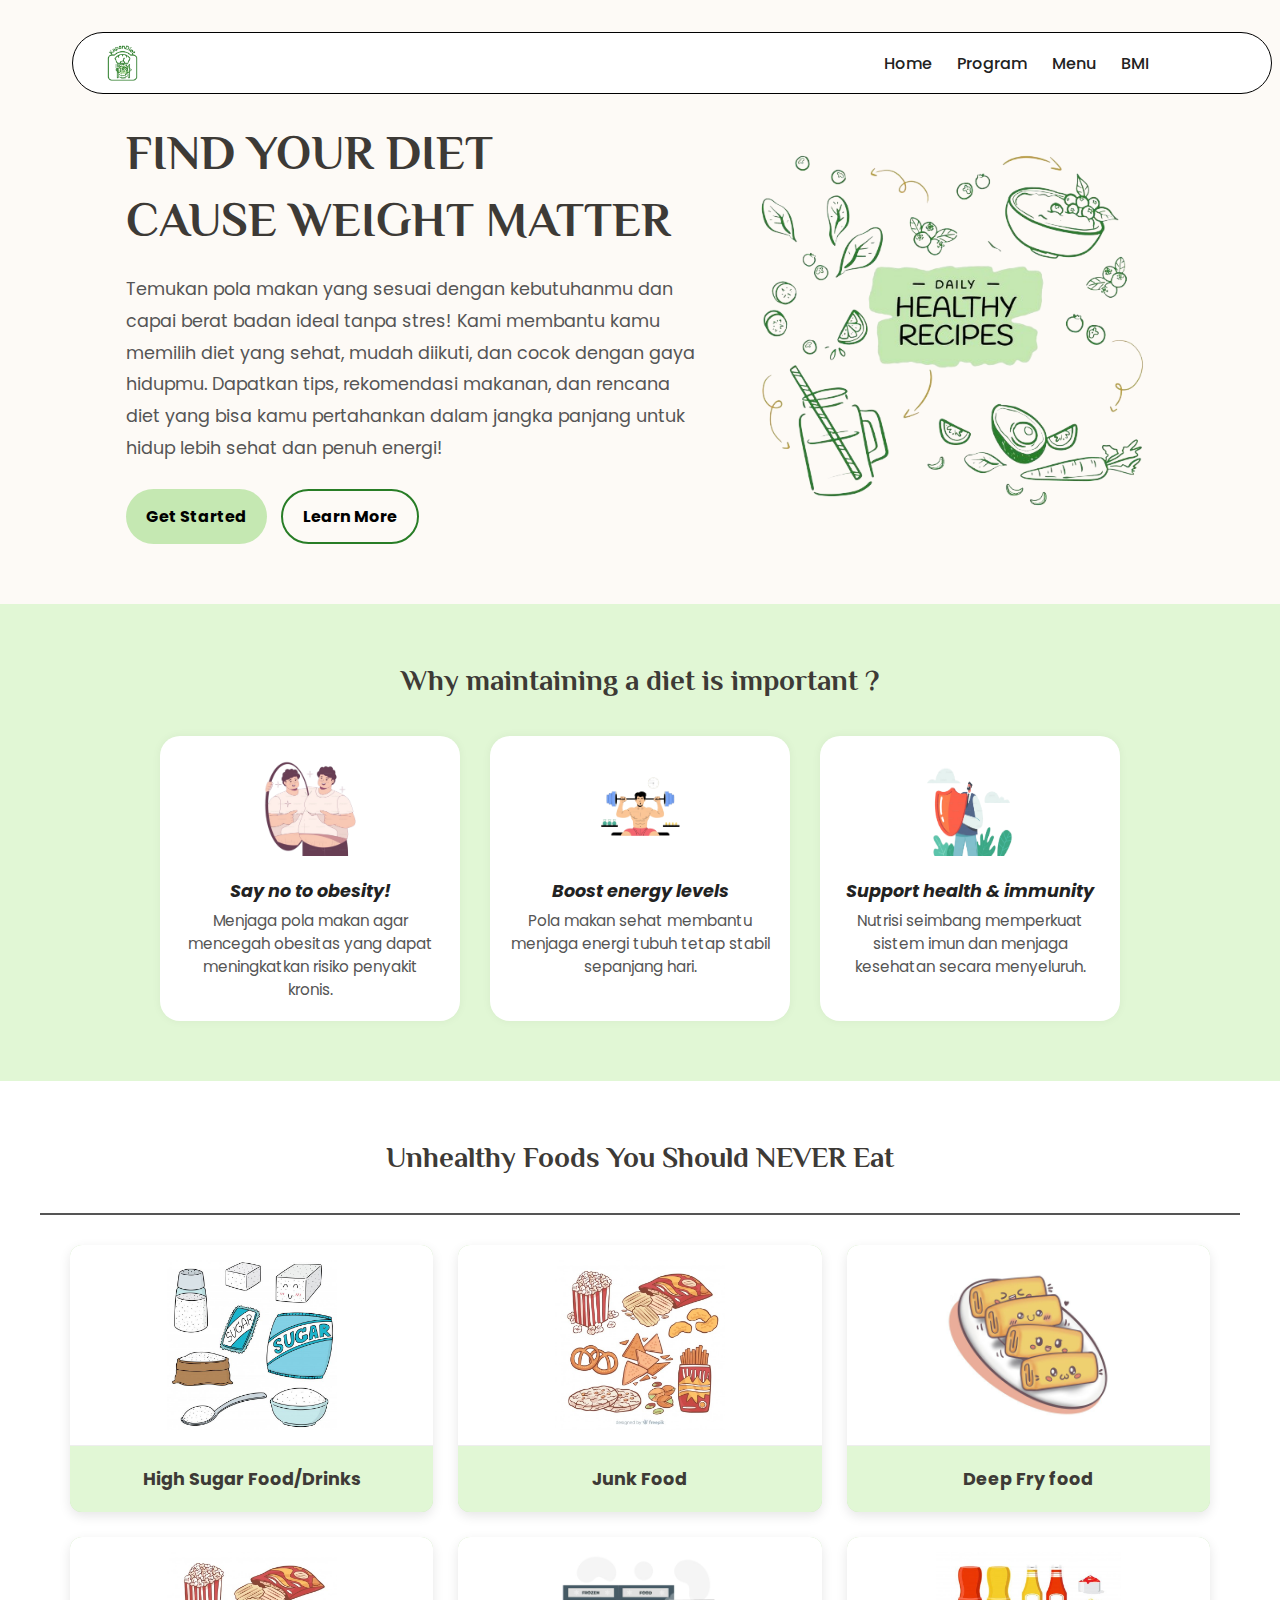
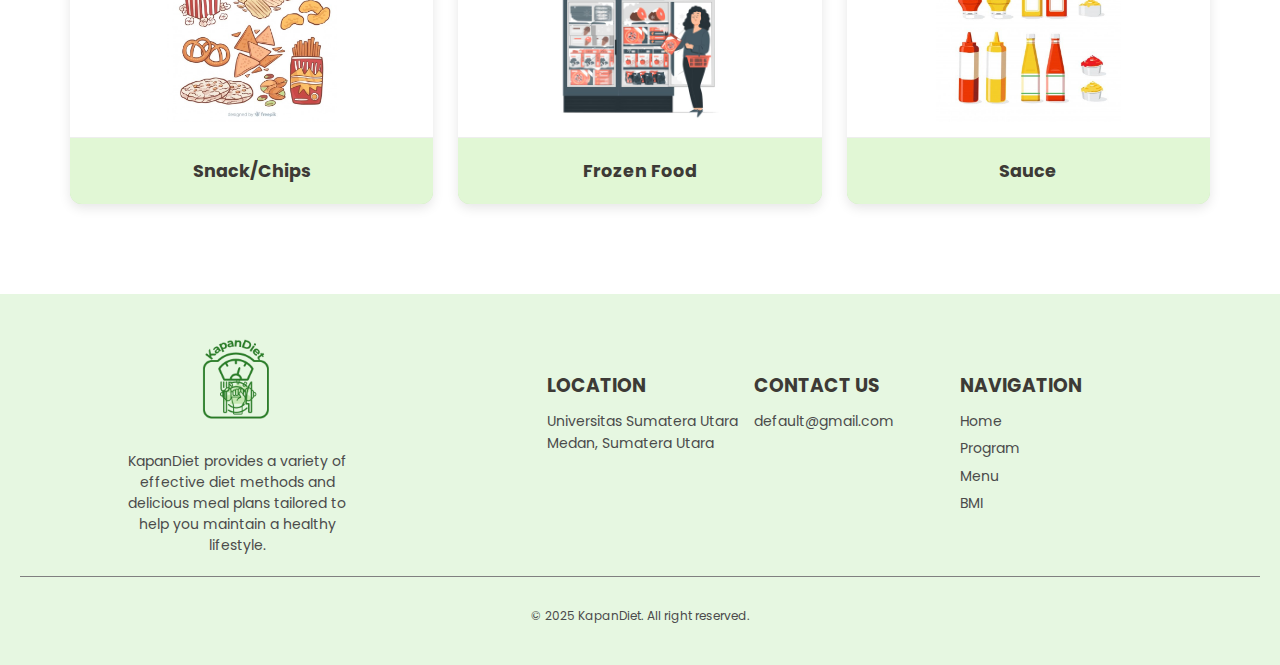
<file: src/index.html>
<!DOCTYPE html>
<html lang="en">
<head>
  <meta charset="UTF-8" />
  <meta name="viewport" content="width=device-width, initial-scale=1.0"/>
  <title>Landing Page</title>
  <link rel="stylesheet" href="https://cdn.jsdelivr.net/npm/swiper/swiper-bundle.min.css">
  <link href="https://fonts.googleapis.com/css2?family=Poppins:wght@400;700&display=swap" rel="stylesheet">
  <link href="https://fonts.googleapis.com/css2?family=Philosopher:wght@400;700&display=swap" rel="stylesheet">
  <link rel="stylesheet" href="/styles/styles.css" />
</head>
<body>
  <header>
    <nav class="navbar">
      <img src="/img/logo-web.png" alt="Logo" class="logo"/>
      <ul class="nav-links">
        <li><a href="index.html">Home</a></li>
        <li><a href="program.html">Program</a></li>
        <li><a href="menu.html">Menu</a></li>
        <li><a href="bmi.html">BMI</a></li>
      </ul>
    </nav>
  </header>

  <section class="hero">
    <div class="hero-text">
      <h1>FIND YOUR DIET<br>CAUSE WEIGHT MATTER</h1>
      <p>Temukan pola makan yang sesuai dengan kebutuhanmu dan capai berat badan ideal tanpa stres! Kami membantu kamu memilih diet yang sehat, mudah diikuti, dan cocok dengan gaya hidupmu. Dapatkan tips, rekomendasi makanan, dan rencana diet yang bisa kamu pertahankan dalam jangka panjang untuk hidup lebih sehat dan penuh energi!</p>
      <div class="hero-buttons">
        <button class="btn-green">Get Started</button>
        <button class="btn-outline">Learn More</button>
      </div>
    </div>
    <div class="hero-image">
      <img src="/img/home/hero.png" alt="Hero Image" />
    </div>
  </section>

  <section class="why-diet">
    <h2>Why maintaining a diet is important ?</h2>

    <div class="cards">
      <div class="card">
        <img src="/img/home/obesity.png" alt="Say no to obesity" />
        <h3><em>Say no to obesity!</em></h3>
        <p>Menjaga pola makan agar mencegah obesitas yang dapat meningkatkan risiko penyakit kronis.</p>
      </div>
      <div class="card">
        <img src="/img/home/energy.png" alt="Boost energy" />
        <h3><em>Boost energy levels</em></h3>
        <p>Pola makan sehat membantu menjaga energi tubuh tetap stabil sepanjang hari.</p>
      </div>
      <div class="card">
        <img src="/img/home/immunity.png" alt="Support health" />
        <h3><em>Support health & immunity</em></h3>
        <p>Nutrisi seimbang memperkuat sistem imun dan menjaga kesehatan secara menyeluruh.</p>
      </div>
    </div>
  </section>

  <section class="bad-food">
    <h2>Unhealthy Foods You Should NEVER Eat</h2>
    <hr>
    <div class="bad-food-card">
      <div class="b-card">
          <img src="/img/home/bcard1.jpeg" alt="High Sugar Food/Drinks">
          <p>High Sugar Food/Drinks</p>
      </div>
      <div class="b-card">
          <img src="/img/home/bcard2.jpeg" alt="Junk Food">
          <p>Junk Food</p>
      </div>
      <div class="b-card">
          <img src="/img/home/bcard3.jpeg" alt="Deep Fry food">
          <p>Deep Fry food</p>
      </div>
      <div class="b-card">
          <img src="/img/home/bcard4.jpeg" alt="Snack/Chips">
          <p>Snack/Chips</p>
      </div>
      <div class="b-card">
          <img src="/img/home/bcard5.jpeg" alt="Frozen Food">
          <p>Frozen Food</p>
      </div>
      <div class="b-card">
          <img src="/img/home/bcard6.jpeg" alt="Sauce">
          <p>Sauce</p>
      </div>
    </div>
</section>

<footer>
  <div class="footer-container">
    <div class="footer-left">
      <img src="/img/logo-web.png" alt="KapanDiet Logo" class="footer-logo">
      <p class="footer-description">KapanDiet provides a variety of effective diet methods and delicious meal plans tailored to help you maintain a healthy lifestyle. </p>
    </div>
    <div class="footer-right">
      <div class="footer-contact">
        <h3>LOCATION</h3>
        <p>Universitas Sumatera Utara<br>Medan, Sumatera Utara</p>
      </div>
      <div class="footer-contact">
        <h3>CONTACT US</h3>
        <p>default@gmail.com</p>
      </div>
      <div class="footer-navigation">
        <h3>NAVIGATION</h3>
        <ul>
          <li><a href="#">Home</a></li>
          <li><a href="#">Program</a></li>
          <li><a href="#">Menu</a></li>
          <li><a href="#">BMI</a></li>
        </ul>
      </div>
    </div>
  </div>

  <div class="footer-bottom">
    <p>© 2025 KapanDiet. All right reserved.</p>
  </div>
</footer>


</body>
</html>
</file>
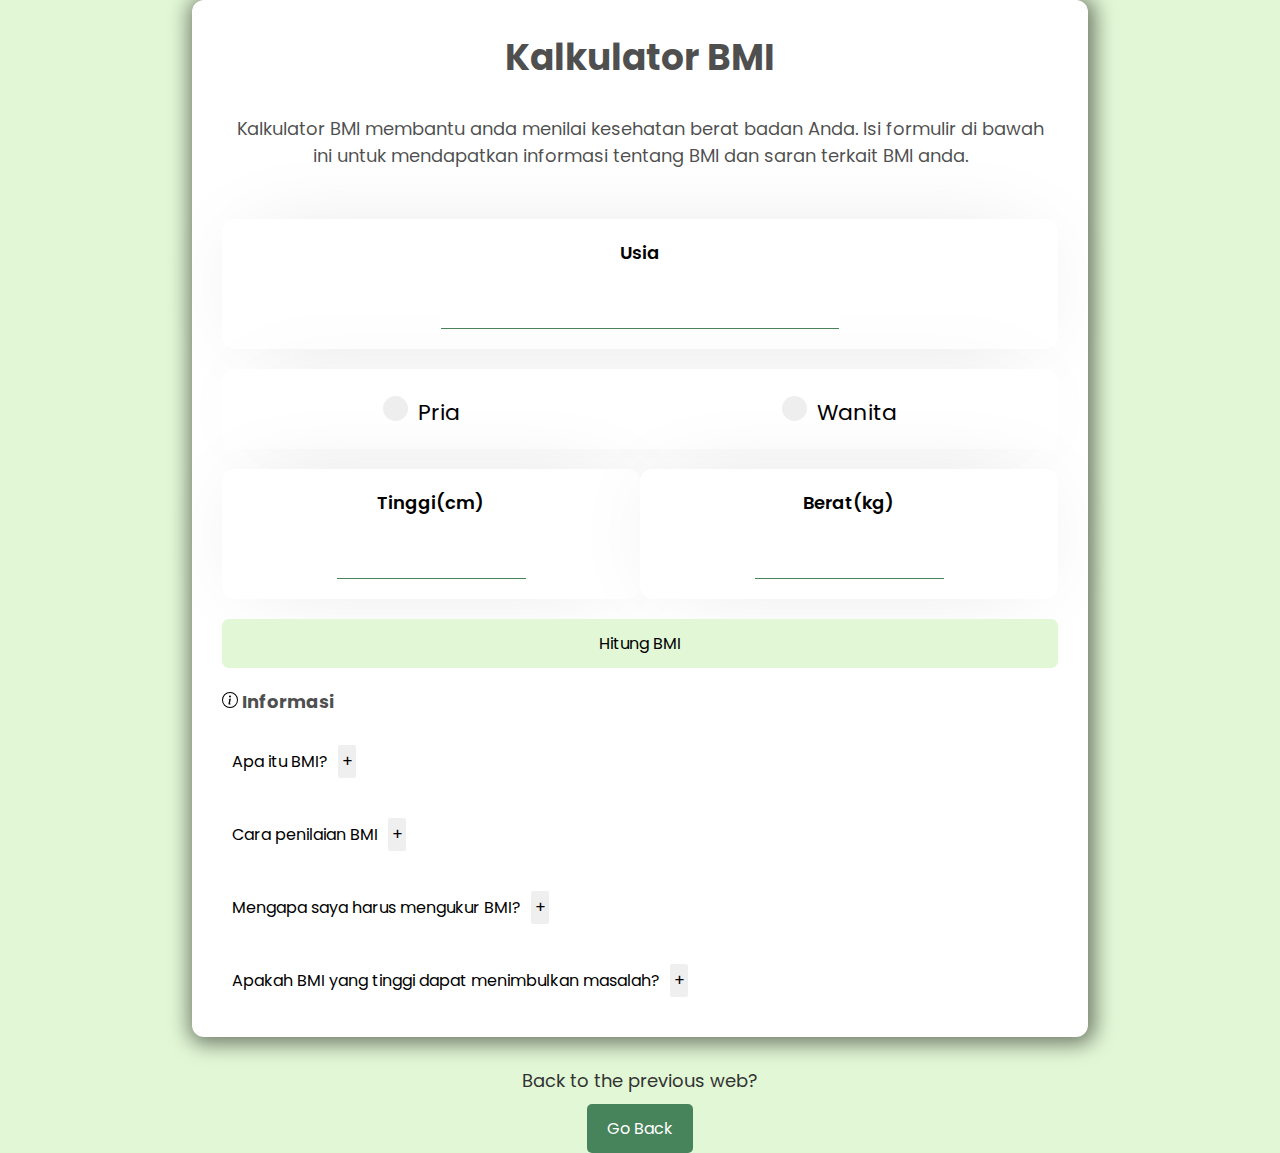
<file: src/bmi.html>
<!DOCTYPE html>
<html lang="id">
  <head>
    <meta charset="UTF-8" />
    <meta name="viewport" content="width=device-width, initial-scale=1.0" />
    <link rel="stylesheet" href="style.css" />
    <title>Kalkulator BMI</title>
  </head>
  <body>
    <div class="container">
      <div class="box">
        <h1>Kalkulator BMI</h1>
        <p class="description">Kalkulator BMI membantu anda menilai kesehatan berat badan Anda. Isi formulir di bawah ini untuk mendapatkan informasi tentang BMI dan saran terkait BMI anda.</p>
        <div class="content">
          <div class="input">
            <label for="age">Usia</label>
            <input type="text" class="text-input" id="age" autocomplete="off" required/>
          </div>
          <div class="gender">
            <label class="container">
              <input type="radio" name="radio" id="m" />
              <p class="text">Pria</p>
              <span class="checkmark"></span>
            </label>
            <label class="container">
              <input type="radio" name="radio" id="f" />
              <p class="text">Wanita</p>
              <span class="checkmark"></span>
            </label>
          </div>
          <div class="containerHW">
            <div class="inputH">
              <label for="height">Tinggi(cm)</label>
              <input type="number" id="height" required />
            </div>
            <div class="inputW">
              <label for="weight">Berat(kg)</label>
              <input type="number" id="weight" required />
            </div>
          </div>
          <button class="calculate" id="submit" onclick="calculate();">
            Hitung BMI
          </button>

        <h3><img src="ikon/info-circle.svg"> Informasi</h3>
          <div class="collapse-container">
            <div class="collapse-header">
              <p id="judul1">Apa itu BMI?</p>
              <button class="collapse-icon" id="icon1"  onclick="toggleCollapse(1)">+</button>
            </div>
            <div class="collapse-content" id="collapseContent1">
              <p>Body Mass Index (BMI) atau yang sering dikenal dengan Indeks Massa Tubuh (IMT) adalah nilai ukur untuk mengetahui status gizi seseorang berdasarkan berat dan tinggi badannya. Nilai BMI (IMT) juga dapat menjadi alat skrining awal untuk mengetahui risiko seseorang terhadap suatu penyakit.</p>
            </div>
          </div>

          <div class="collapse-container">
            <div class="collapse-header">
              <p id="judul2">Cara penilaian BMI</p>
              <button class="collapse-icon" id="icon2"  onclick="toggleCollapse(2)">+</button>
            </div>
            <div class="collapse-content" id="collapseContent2">
              <p>
                BMI diukur dengan cara membandingkan berat badan dengan tinggi badan. Cara ini dapat digunakan untuk orang yang berusia di atas 18 tahun.
                Sementara itu, menghitung indeks massa tubuh dengan cara ini tidak berlaku untuk anak dan remaja (usia di bawah 18 tahun). Status gizi anak diukur dengan indikator berat badan menurut usia, tinggi badan menurut usia, dan berat badan menurut tinggi badan.
              </p>
            </div>
          </div>

          <div class="collapse-container">
            <div class="collapse-header">
              <p id="judul3">Mengapa saya harus mengukur BMI?</p>
              <button class="collapse-icon" id="icon3"  onclick="toggleCollapse(3)">+</button>
            </div>
            <div class="collapse-content" id="collapseContent3">
              <p>
                Mengetahui BMI membantu Anda untuk menjaga rasio lemak tubuh yang terkait dengan tinggi badan Anda. IMT juga memberi peringatan peluang risiko penyakit yang mungkin mengintai kesehatan Anda.
                BMI yang sehat umumnya mengarah pada kualitas hidup yang lebih bahagia dan lebih sehat. Sementara IMT yang tinggi berkaitan erat dengan risiko penyakit seperti diabetes tipe 2, penyakit jantung, dan tekanan darah tinggi.
              </p>
            </div>
          </div>

          <div class="collapse-container">
            <div class="collapse-header">
              <p id="judul4">Apakah BMI yang tinggi dapat menimbulkan masalah?</p>
              <button class="collapse-icon" id="icon4"  onclick="toggleCollapse(4)">+</button>
            </div>
            <div class="collapse-content" id="collapseContent4">
              <p>
                BMI dapat menjadi alat skrining, tetapi bukan tolok ukur diagnosis kegemukan atau kesehatan tubuh seseorang. Untuk menentukan apakah IMT Anda menunjukkan risiko kesehatan tertentu, Anda perlu mendapatkan penilaian ke tenaga kesehatan lebih lanjut.
               Penilaian ini meliputi pengukuran ketebalan lipatan kulit, evaluasi diet, aktivitas fisik, serta riwayat keluarga.
              </p>
            </div>
          </div>
        </div>
      </div>
      <div class="back">
        <p>Back to the previous web?</p>
        <a href="index.html">
          <button class="back-button">Go Back</button>
        </a>
      </div>
      
    </div>
    <div id="myModal" class="modal">
      <div class="modal-content">
        <span class="close" onclick="closeModal()">&times;</span>
        <p id="modalText"></p>
      </div>
    </div>
    <script src="script.js"></script>
  </body>
</html>
</file>
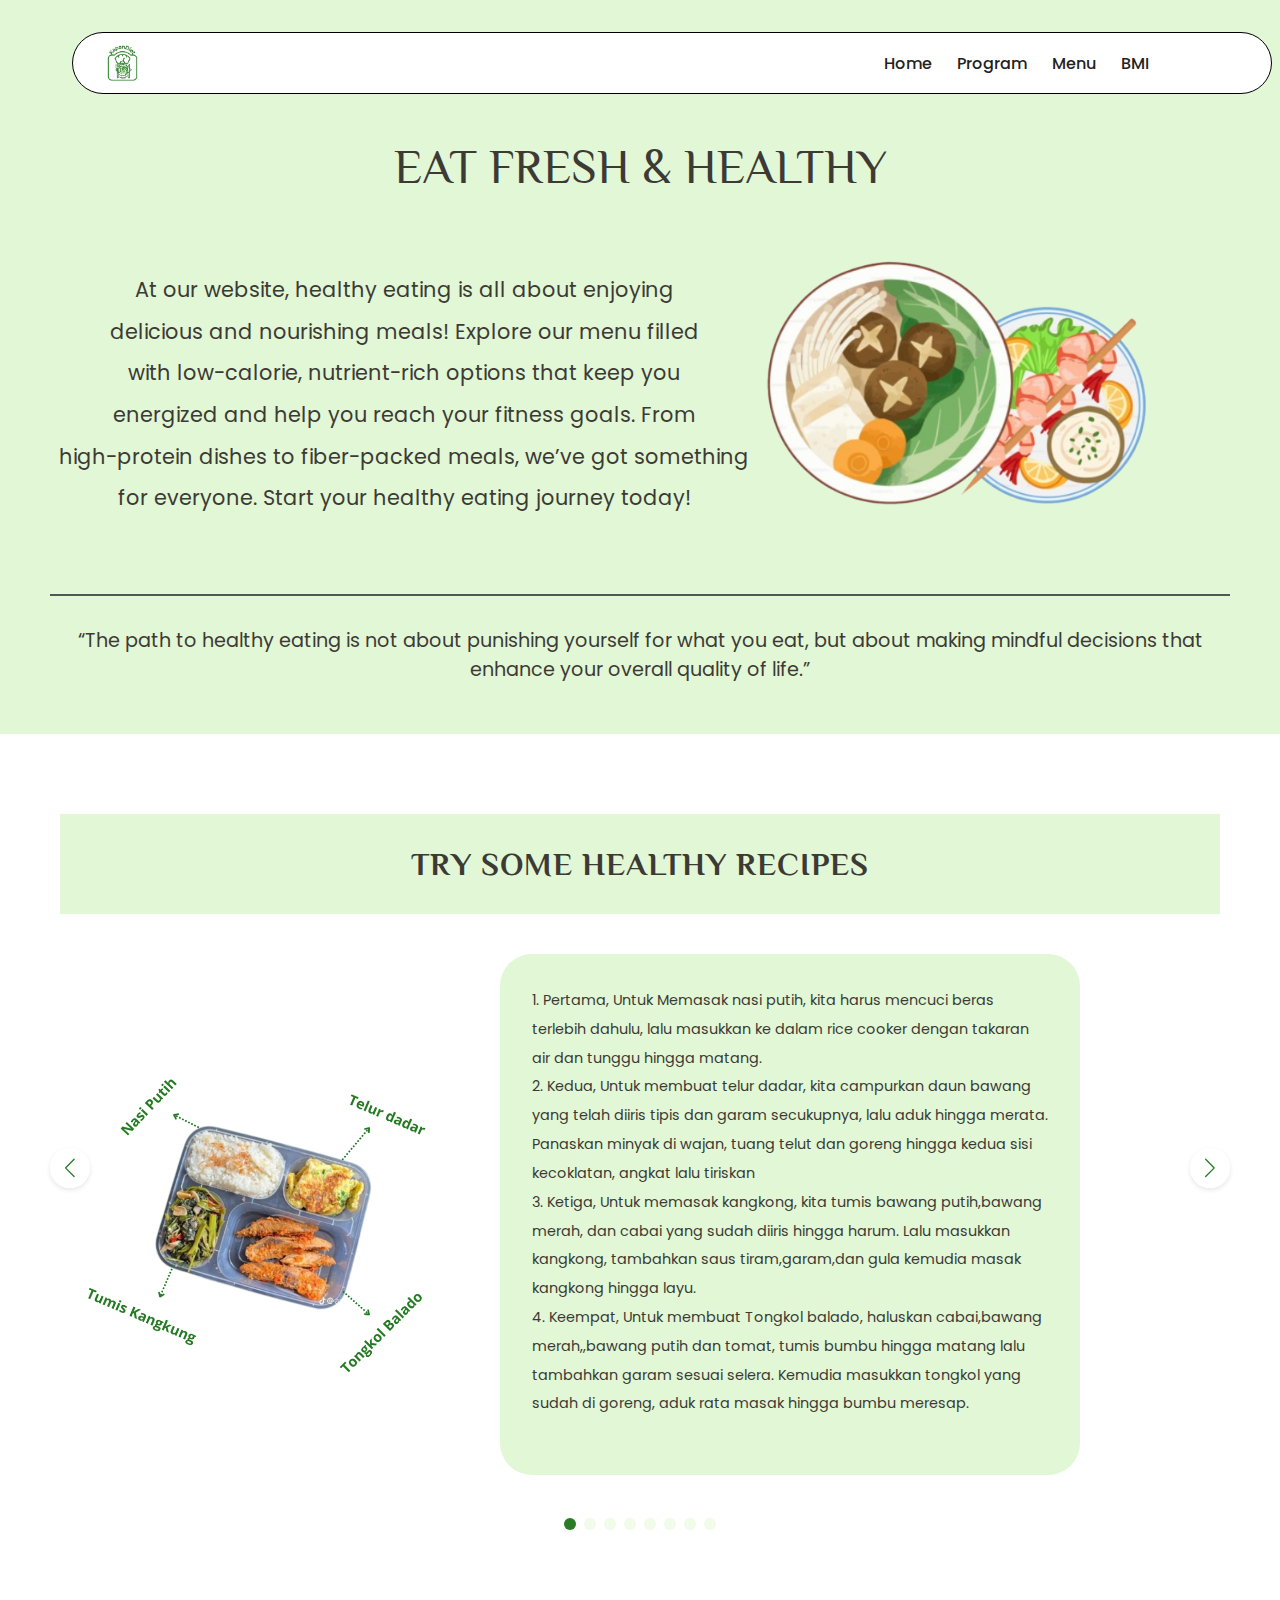
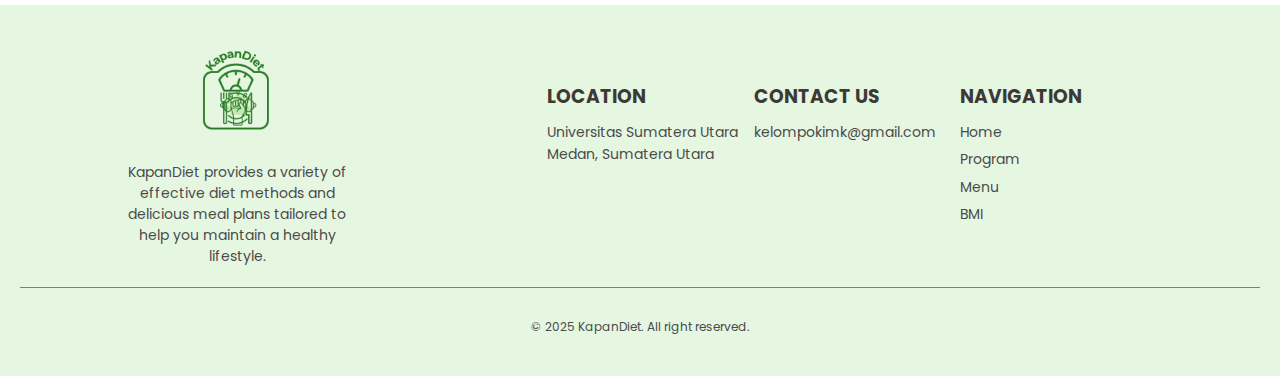
<file: src/menu.html>
<!DOCTYPE html>
<html lang="en">
<head>
    <meta charset="UTF-8">
    <meta name="viewport" content="width=device-width, initial-scale=1.0">
    <title>Menu Page</title>
    <link rel="stylesheet" href="https://cdn.jsdelivr.net/npm/swiper/swiper-bundle.min.css">
    <link href="https://fonts.googleapis.com/css2?family=Poppins:wght@400;700&display=swap" rel="stylesheet">
    <link href="https://fonts.googleapis.com/css2?family=Philosopher:wght@400;700&display=swap" rel="stylesheet">
    <link rel="stylesheet" href="/styles/styles.css" />
</head>
<body>
    <header>
        <nav class="navbar">
          <img src="/img/logo-web.png" alt="Logo" class="logo"/>
          <ul class="nav-links">
            <li><a href="index.html">Home</a></li>
            <li><a href="program.html">Program</a></li>
            <li><a href="menu.html">Menu</a></li>
            <li><a href="bmi.html">BMI</a></li>
          </ul>
        </nav>
      </header>

      <section class="menu-hero">
        <h1>EAT FRESH & HEALTHY</h1>

        <div class="content">
            <p>
                At our website, healthy eating is all about enjoying <br>
                delicious and nourishing meals! Explore our menu filled <br>
                with low-calorie, nutrient-rich options that keep you <br>
                energized and help you reach your fitness goals. From <br>
                high-protein dishes to fiber-packed meals, we’ve got something <br>
                for everyone. Start your healthy eating journey today!
            </p>
            <img src="/img/menu/menu-hero.png" alt="Healthy Food">
        </div>

        <hr>
        <p>
            “The path to healthy eating is not about punishing yourself for what you eat, but about making mindful decisions that enhance your overall quality of life.”
        </p>
    </section>

    <section class="diet-method">
      <div class="diet-method__container">
          <!-- Slider main container -->
          <div class="swiper dietSwiper">
              <!-- Additional required wrapper -->
              <div class="swiper-wrapper">
                  <!-- Slide 1 - Intermittent Fasting -->
                  <div class="swiper-slide">
                      <h2 class="diet-method__title">TRY SOME HEALTHY RECIPES</h2>
                      <div class="diet-method__content">
                          <img src="/img/menu/resep1.png" alt="Intermittent Fasting" class="diet-method__image">
                          <div class="diet-method__text">
                              <p class="diet-resep__description">
                                1.	Pertama, Untuk Memasak nasi putih, kita harus mencuci beras terlebih dahulu, lalu masukkan ke dalam rice cooker dengan takaran air dan tunggu hingga matang. <br>
                                2.	Kedua, Untuk membuat telur dadar, kita campurkan daun bawang yang telah diiris tipis dan garam secukupnya, lalu aduk hingga merata. Panaskan minyak di wajan, tuang telut dan goreng hingga kedua sisi kecoklatan, angkat lalu tiriskan <br>
                                3.	Ketiga, Untuk memasak kangkong, kita tumis bawang putih,bawang merah, dan cabai yang sudah diiris hingga harum. Lalu masukkan kangkong, tambahkan saus tiram,garam,dan gula kemudia masak kangkong hingga layu. <br>
                                4.	Keempat, Untuk membuat Tongkol balado, haluskan cabai,bawang merah,,bawang putih dan tomat, tumis bumbu hingga matang lalu tambahkan garam sesuai selera. Kemudia masukkan tongkol yang sudah di goreng, aduk rata masak hingga bumbu meresap. <br>
                                
                              </p>
                              
                          </div>
                      </div>
                  </div>                    
                  <div class="swiper-slide">
                      <h2 class="diet-method__title">TRY SOME HEALTHY RECIPES</h2>
                      <div class="diet-method__content">
                          <img src="/img/menu/resep2.png" alt="Intermittent Fasting" class="diet-method__image">
                          <div class="diet-method__text">
                              <p class="diet-resep__description">
                                1.	Tumis Bumbu Dasar. Haluskan 2 siung bawang putih dan 2 siung bawang merah, lalu tumis hingga harum. Tambahkan kecap manis, saus tiram, air jeruk nipis, garam, dan lada. Masukkan cumi, masak hingga bumbu meresap dan air menyusut. <br>
                                2.	Setelah cumi matang, panggang sebentar di atas teflon sambil diolesi sisa bumbu agar lebih wangi dan beraroma bakar. <br>
                                3.	Tumis 2 siung bawang putih cincang dan 2 siung bawang merah iris hingga harum. Masukkan cabai merah dan tahu putih yang sudah dihancurkan kasar. Tambahkan kecap asin (jika suka), garam, dan lada. Aduk rata dan masak sampai matang. <br>
                                4.	Panaskan sedikit minyak dan tumis 1 siung bawang putih cincang hingga harum. Masukkan buncis, tumis cepat di api besar. Tambahkan garam, lada, dan minyak wijen jika suka. Masak hingga buncis setengah matang agar tetap renyah. <br>

                                
                              </p>
                              
                          </div>
                      </div>
                  </div>                    
                  <div class="swiper-slide">
                      <h2 class="diet-method__title">TRY SOME HEALTHY RECIPES</h2>
                      <div class="diet-method__content">
                          <img src="/img/menu/resep3.png" alt="Intermittent Fasting" class="diet-method__image">
                          <div class="diet-method__text">
                              <p class="diet-resep__description">
                                1.	Lumuri dada ayam dengan minyak zaitun, bawang putih cincang, paprika bubuk, garam, merica, dan air jeruk lemon. Diamkan selama minimal 30 menit. Panggang di oven pada suhu 180°C selama 20–25 menit atau bisa juga dipanggang di atas teflon tanpa minyak hingga matang sempurna. <br>
                                2.	Rebus air dengan sedikit garam, lalu masukkan brokoli. Rebus selama 2–3 menit agar tetap hijau dan renyah. Tiriskan dan siram dengan air dingin untuk menjaga warna cerahnya. <br>
                                3.	Rebus pasta hingga al dente, tiriskan. Panaskan minyak zaitun, tumis bawang putih hingga harum, tambahkan jamur dan tumis hingga layu. Tuang susu, bumbui dengan garam dan merica. Aduk hingga mengental, lalu masukkan pasta dan aduk rata. <br>
                                4.	Cuci bersih anggur, tiriskan. Bisa disajikan utuh atau dibelah dua sesuai selera. <br>
                                
                              </p>
                              
                          </div>
                      </div>
                  </div>                    
                  <div class="swiper-slide">
                      <h2 class="diet-method__title">TRY SOME HEALTHY RECIPES</h2>
                      <div class="diet-method__content">
                          <img src="/img/menu/resep4.png" alt="Intermittent Fasting" class="diet-method__image">
                          <div class="diet-method__text">
                              <p class="diet-resep__description">
                                1.	Rebus dada ayam bersama 2 siung bawang putih, jahe, dan garam selama 15–20 menit hingga ayam matang. Angkat dan iris ayam, siram dengan sedikit minyak bawang atau kaldu agar harum.
                                Untuk kuah, ambil kaldu bekas rebusan ayam, tambahkan kecap asin, minyak wijen (jika suka), dan taburan daun bawang.
                                <br>
                                2.	Tumis bawang putih cincang dengan minyak sayur hingga harum, masukkan pokcoy, aduk sampai layu. Tambahkan garam dan merica, masak sebentar, lalu angkat.<br>
                                3.	Untuk membuat kuah, ambil kaldu, tambahkan kecap asin dan minyak wijen. Sajikan dengan taburan daun bawang.<br>
                                
                                
                              </p>
                              
                          </div>
                      </div>
                  </div>                    
                  <div class="swiper-slide">
                      <h2 class="diet-method__title">TRY SOME HEALTHY RECIPES</h2>
                      <div class="diet-method__content">
                          <img src="/img/menu/resep5.png" alt="Intermittent Fasting" class="diet-method__image">
                          <div class="diet-method__text">
                              <p class="diet-resep__description">
                                1.	Cuci beras hingga bersih. Masukkan ke dalam rice cooker atau panci bersama 200 ml air. Tambahkan irisan daun jeruk dan sedikit garam jika suka. Aduk rata, lalu masak hingga matang seperti biasa.<br>
                                2.	Panaskan 1 sdm minyak, tumis bawang putih hingga harum. Tambahkan irisan cabai merah, aduk sebentar. Masukkan kecambah, bumbui dengan garam dan merica. Tumis cepat selama 1–2 menit agar tetap renyah, lalu angkat.<br>
                                3.	Rebus telur asin selama kurang lebih 10 menit hingga matang. Kupas, potong dua, siap disajikan sebagai lauk pendamping.<br>
                                4.	Haluskan bawang putih, bawang merah, cabai merah keriting, dan cabai rawit (boleh kasar). Panaskan 1 sdm minyak, tumis bumbu hingga harum. Tambahkan daun jeruk, aduk rata. Masukkan suwiran tongkol, beri garam dan gula. Masak hingga bumbu meresap dan sedikit kering. <br>
                                
                              </p>
                              
                          </div>
                      </div>
                  </div>                    
                  <div class="swiper-slide">
                      <h2 class="diet-method__title">TRY SOME HEALTHY RECIPES</h2>
                      <div class="diet-method__content">
                          <img src="/img/menu/resep6.png" alt="Intermittent Fasting" class="diet-method__image">
                          <div class="diet-method__text">
                              <p class="diet-resep__description">
                                1.	Rebus ayam bersama bawang putih, jahe, serai, daun salam, garam, dan kaldu bubuk dengan 300 ml air. Masak hingga ayam matang dan air menyusut. Jika suka lebih kering, goreng ayam sebentar setelah direbus. <br>
                                2.	Rebus cabai hijau besar, cabai rawit, bawang merah, dan bawang putih selama beberapa menit. Tiriskan, lalu ulek kasar. Tumis sambal dengan sedikit minyak, tambahkan garam dan gula sesuai selera. Masak sebentar hingga harum.<br>
                                3.	Cuci bersih kangkung. Rebus air dengan sedikit garam, lalu masukkan kangkung dan masak selama 1–2 menit hingga layu tapi tetap hijau segar. Tiriskan segera.<br>                            
                                
                              </p>
                              
                          </div>
                      </div>
                  </div>                    
                  <div class="swiper-slide">
                      <h2 class="diet-method__title">TRY SOME HEALTHY RECIPES</h2>
                      <div class="diet-method__content">
                          <img src="/img/menu/resep7.png" alt="Intermittent Fasting" class="diet-method__image">
                          <div class="diet-method__text">
                              <p class="diet-resep__description">
                                1.	Tumis bawang putih dan cabai hingga harum. Masukkan ayam cincang, aduk sampai berubah warna. Tambahkan saus tiram, kecap ikan, kecap manis, dan gula. Masak hingga matang. Masukkan daun kemangi, aduk sebentar lalu angkat.<br>
                                2.	Goreng tempe hingga kecokelatan, tiriskan. Tumis bawang merah, bawang putih, dan daun salam sampai harum. Tambahkan tempe goreng, kecap manis, gula merah, garam, dan lada. Masak hingga bumbu meresap.<br>
                                3.	Tumis bawang putih hingga harum. Tambahkan wortel dan paprika, tumis sebentar. Tambahkan saus tiram, garam, dan lada. Masak hingga sayur sedikit layu namun tetap renyah.<br>                                                            
                              </p>
                              
                          </div>
                      </div>
                  </div>                    
                  <div class="swiper-slide">
                      <h2 class="diet-method__title">TRY SOME HEALTHY RECIPES</h2>
                      <div class="diet-method__content">
                          <img src="/img/menu/resep8.png" alt="Intermittent Fasting" class="diet-method__image">
                          <div class="diet-method__text">
                              <p class="diet-resep__description">
                                1.	Campurkan daun bawang yang sudah diiris tipis dengan garam secukupnya. Aduk hingga rata. Panaskan minyak di wajan, tuang telur, dan goreng hingga kedua sisi kecoklatan. Angkat dan tiriskan.<br>
                                2.	Tumis bawang putih, bawang merah, dan cabai yang sudah diiris hingga harum. Masukkan kangkung, tambahkan saus tiram, garam, dan gula. Masak hingga kangkung layu.<br>
                                3.	Haluskan cabai merah keriting, bawang merah, bawang putih, dan tomat. Tumis bumbu halus hingga matang dan harum. Tambahkan garam sesuai selera. Masukkan ikan tongkol yang sudah digoreng, aduk rata, dan masak hingga bumbu meresap.<br>                                                                
                              </p>
                              
                          </div>
                      </div>
                  </div>                    
                                  
                                  
                  
              </div>                
              <div class="swiper-pagination"></div>            
              <div class="swiper-button-next"></div>
              <div class="swiper-button-prev"></div>
          </div>
      </div>
  </section>
    
    <footer>
      <div class="footer-container">
        <div class="footer-left">
          <img src="/img/logo-web.png" alt="KapanDiet Logo" class="footer-logo">
          <p class="footer-description"> KapanDiet provides a variety of effective diet methods and delicious meal plans tailored to help you maintain a healthy lifestyle. </p>
        </div>
        <div class="footer-right">
          <div class="footer-contact">
            <h3>LOCATION</h3>
            <p>Universitas Sumatera Utara<br>Medan, Sumatera Utara</p>
          </div>
          <div class="footer-contact">
            <h3>CONTACT US</h3>
            <p>kelompokimk@gmail.com</p>
          </div>
          <div class="footer-navigation">
            <h3>NAVIGATION</h3>
            <ul>
              <li><a href="#">Home</a></li>
              <li><a href="#">Program</a></li>
              <li><a href="#">Menu</a></li>
              <li><a href="#">BMI</a></li>
            </ul>
          </div>
        </div>
      </div>
      <div class="footer-bottom">
        <p>© 2025 KapanDiet. All right reserved.</p>
      </div>
    </footer>
    
    
    <script src="https://cdn.jsdelivr.net/npm/swiper/swiper-bundle.min.js"></script>
    <script src="/scripts/script.js"></script>
</body>
</html>
</file>
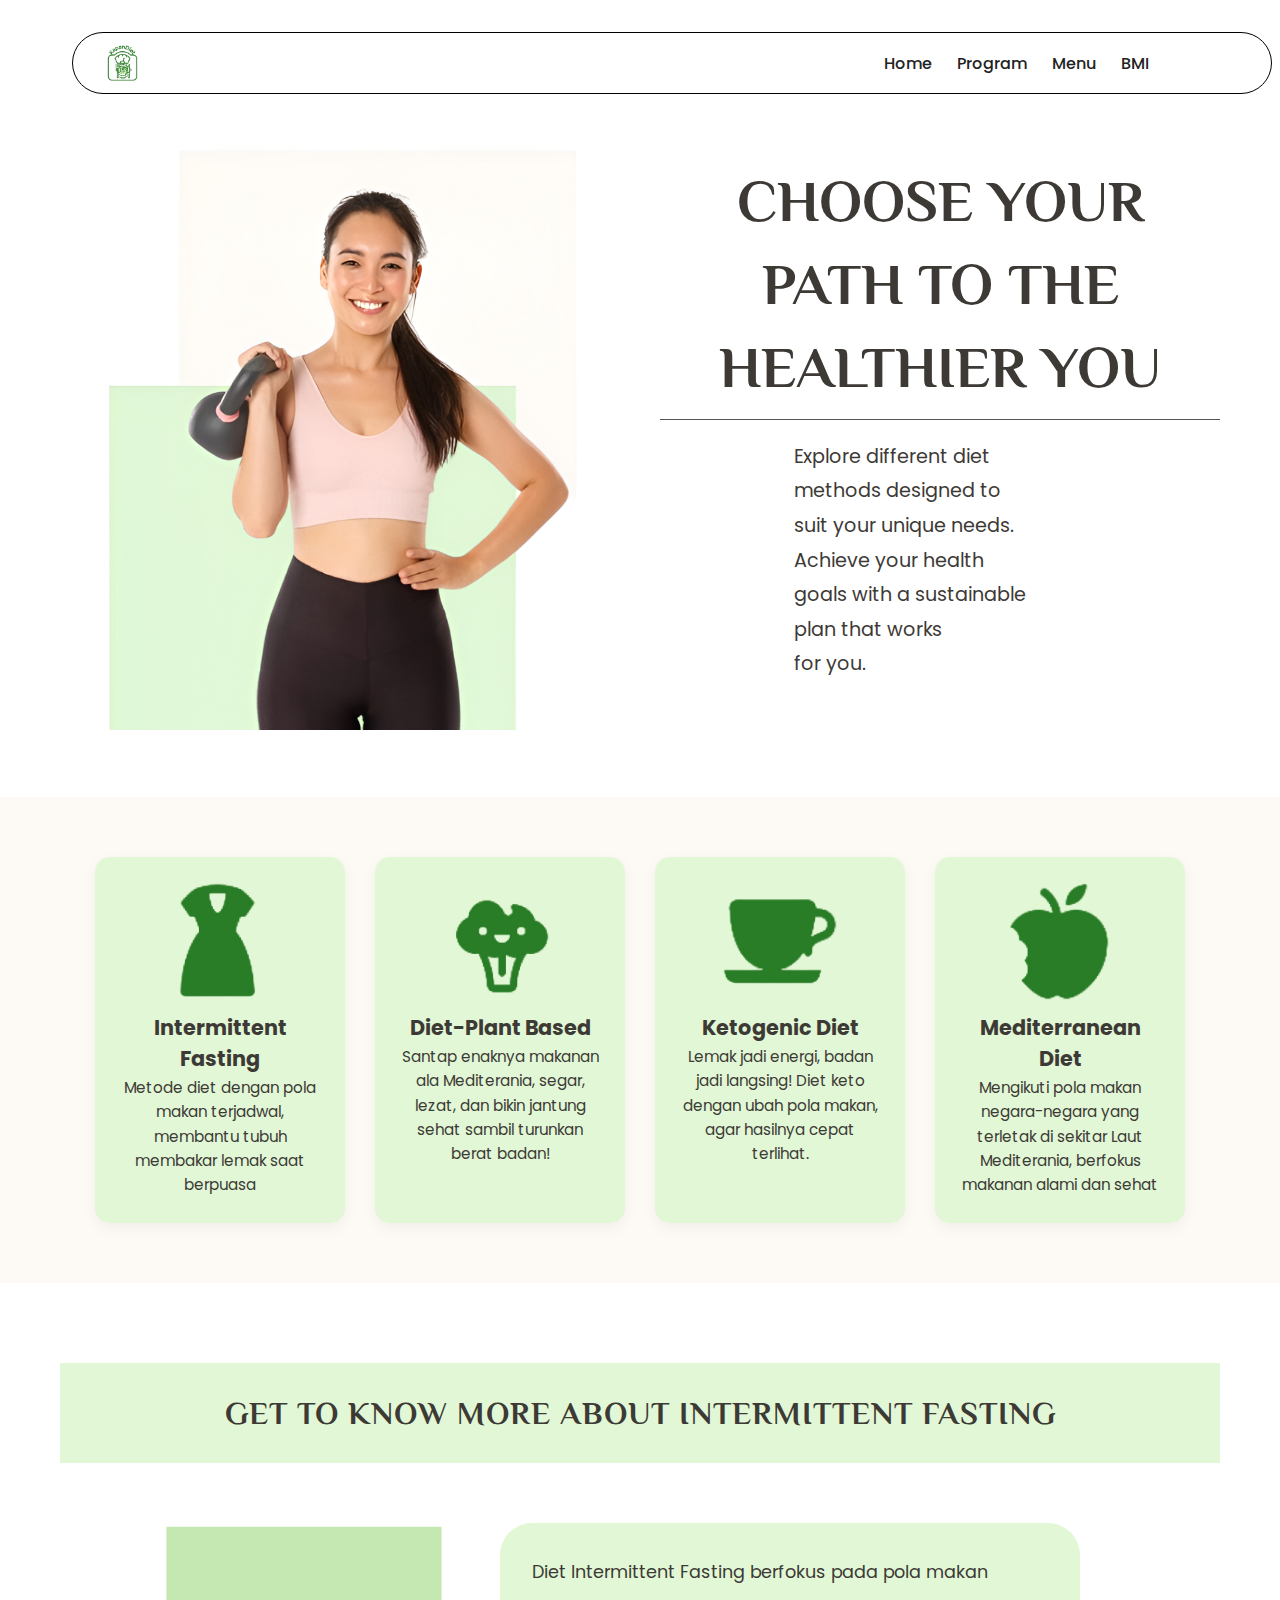
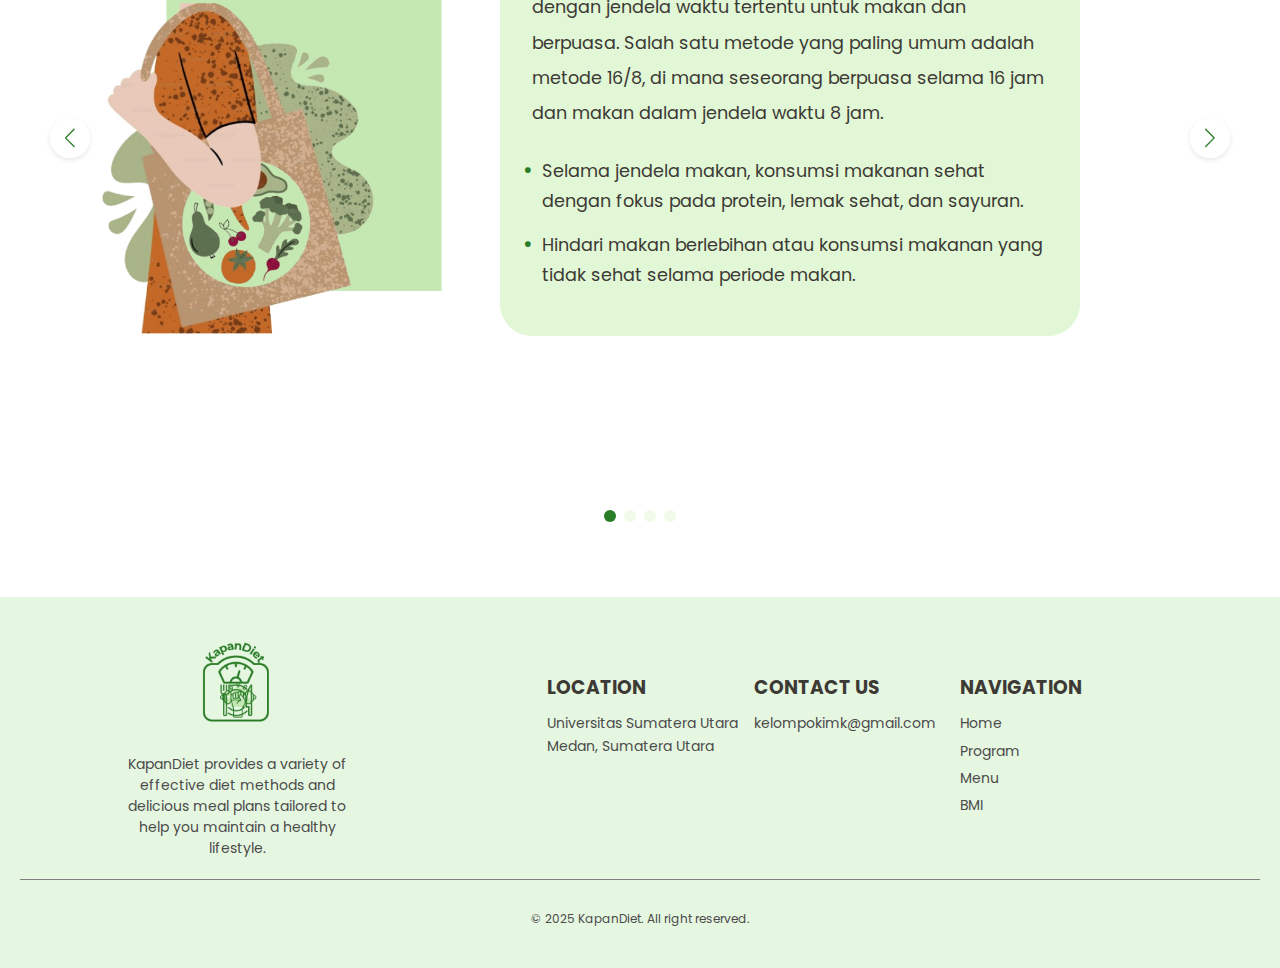
<file: src/program.html>
<!DOCTYPE html>
<html lang="en">
<head>
    <meta charset="UTF-8">
    <meta name="viewport" content="width=device-width, initial-scale=1.0">
    <title>Program Page</title>
    <link rel="stylesheet" href="https://cdn.jsdelivr.net/npm/swiper/swiper-bundle.min.css">
    <link href="https://fonts.googleapis.com/css2?family=Poppins:wght@400;700&display=swap" rel="stylesheet">
    <link href="https://fonts.googleapis.com/css2?family=Philosopher:wght@400;700&display=swap" rel="stylesheet">
    <link rel="stylesheet" href="/styles/styles.css" />
</head>
<body>
    <header>
        <nav class="navbar">
          <img src="/img/logo-web.png" alt="Logo" class="logo"/>
          <ul class="nav-links">
            <li><a href="index.html">Home</a></li>
            <li><a href="program.html">Program</a></li>
            <li><a href="menu.html">Menu</a></li>
            <li><a href="bmi.html">BMI</a></li>
          </ul>
        </nav>
      </header>

      <section class="p-hero">
        <div class="phero-image">
            <img src="/img/program/program-hero.png" alt="Program-Hero Picture" />
        </div>
        <div class="phero-text">
            <h1>CHOOSE YOUR <br> PATH TO THE <br>HEALTHIER YOU</h1>
            
            <p>Explore different diet <br> methods designed to <br> suit your unique needs. <br>Achieve your health <br> goals with a sustainable <br> plan that works <br> for you.</p>
        </div>
      </section>

      <section class="s-diet-method">
        <div class="smethod">
            <img src="/img/program/smethod1.png" alt="Intermittent Fasting" class="smethod-img">
            <h3>Intermittent Fasting</h3>
            <p>Metode diet dengan pola makan terjadwal, membantu tubuh membakar lemak saat berpuasa</p>
        </div>
        <div class="smethod">
            <img src="/img/program/smethod2.png" alt="Diet Plant Based" class="smethod-img">
            <h3>Diet-Plant Based</h3>
            <p>Santap enaknya makanan ala Mediterania, segar, lezat, dan bikin jantung sehat sambil turunkan berat badan!</p>
        </div>
        <div class="smethod">
            <img src="/img/program/smethod3.png" alt="Ketogenic Diet" class="smethod-img">
            <h3>Ketogenic Diet</h3>
            <p>Lemak jadi energi, badan jadi langsing! Diet keto dengan ubah pola makan, agar hasilnya cepat terlihat.</p>
        </div>
        <div class="smethod">
            <img src="/img/program/smethod4.png" alt="Mediterania Diet" class="smethod-img">
            <h3>Mediterranean Diet</h3>
            <p>Mengikuti pola makan negara-negara yang terletak di sekitar Laut Mediterania, berfokus makanan alami dan sehat</p>
        </div>
    </section>

    <section class="diet-method">
        <div class="diet-method__container">
            <!-- Slider main container -->
            <div class="swiper dietSwiper">
                <!-- Additional required wrapper -->
                <div class="swiper-wrapper">
                    <!-- Slide 1 - Intermittent Fasting -->
                    <div class="swiper-slide">
                        <h2 class="diet-method__title">GET TO KNOW MORE ABOUT INTERMITTENT FASTING</h2>
                        <div class="diet-method__content">
                            <img src="/img/program/if-hero.png" alt="Intermittent Fasting" class="diet-method__image">
                            <div class="diet-method__text">
                                <p class="diet-method__description">
                                    Diet Intermittent Fasting berfokus pada pola makan dengan jendela waktu tertentu untuk makan dan berpuasa. Salah satu metode yang paling umum adalah metode 16/8, di mana seseorang berpuasa selama 16 jam dan makan dalam jendela waktu 8 jam.
                                </p>
                                <ul class="diet-method__list">
                                    <li class="diet-method__item">Selama jendela makan, konsumsi makanan sehat dengan fokus pada protein, lemak sehat, dan sayuran.</li>
                                    <li class="diet-method__item">Hindari makan berlebihan atau konsumsi makanan yang tidak sehat selama periode makan.</li>
                                </ul>
                            </div>
                        </div>
                    </div>                    
                    <div class="swiper-slide">
                        <h2 class="diet-method__title">GET TO KNOW MORE ABOUT DIET PLAN-BASED </h2>
                        <div class="diet-method__content">
                            <img src="/img/program/if-hero.png" alt="Intermittent Fasting" class="diet-method__image">
                            <div class="diet-method__text">
                                <p class="diet-method__description">
                                    Diet PLan-Based berfokus pada konsumsi makanan yang berasal dari tumbuhan, seperti buah-buahan, sayuran, biji-bijian, kacang-kacangan, dan legum, dengan sedikit atau tanpa produk hewani.
                                </p>
                                <ul class="diet-method__list">
                                    <li class="diet-method__item">Makan makanan berbasis tanaman seperti sayuran, buah-buahan, legum, dan biji-bijian.</li>
                                    <li class="diet-method__item">Hindari daging merah dan produk hewani.</li>
                                    <li class="diet-method__item">Pastikan asupan protein yang cukup dari sumber nabati seperti tempe, tahu, lentil, dan kacang-kacangan.</li>
                                </ul>
                            </div>
                        </div>
                    </div>                    
                    <div class="swiper-slide">
                        <h2 class="diet-method__title">GET TO KNOW MORE ABOUT KETOGENIC DIET</h2>
                        <div class="diet-method__content">
                            <img src="/img/program/if-hero.png" alt="Intermittent Fasting" class="diet-method__image">
                            <div class="diet-method__text">
                                <p class="diet-method__description">
                                    Diet Keto adalah diet tinggi lemak dan sangat rendah karbohidrat. Tujuan dari diet ini adalah untuk membuat tubuh memasuki kondisi yang disebut ketosis, di mana tubuh membakar lemak sebagai sumber energi utama daripada karbohidrat.
                                </p>
                                <ul class="diet-method__list">
                                    <li class="diet-method__item">Konsumsi makanan tinggi lemak seperti alpukat, minyak kelapa, minyak zaitun, dan kacang-kacangan.</li>
                                    <li class="diet-method__item">Batasi konsumsi karbohidrat, terutama yang berasal dari biji-bijian, nasi, pasta, dan gula.</li>
                                    <li class="diet-method__item">Pilih sumber protein seperti daging tanpa lemak, telur, dan ikan.</li>
                                </ul>
                            </div>
                        </div>
                    </div>                    
                    <div class="swiper-slide">
                        <h2 class="diet-method__title">GET TO KNOW MORE ABOUT MEDITERRANEAN DIET</h2>
                        <div class="diet-method__content">
                            <img src="/img/program/if-hero.png" alt="Intermittent Fasting" class="diet-method__image">
                            <div class="diet-method__text">
                                <p class="diet-method__description">
                                    Diet Mediterania terinspirasi oleh pola makan negara-negara yang terletak di sekitar Laut Mediterania, seperti Italia dan Yunani. Fokus utama dari diet ini adalah makanan alami dan sehat seperti buah-buahan, sayuran, kacang-kacangan, biji-bijian, minyak zaitun, ikan, dan sedikit daging merah. Diet ini dikenal karena manfaat jangka panjangnya terhadap kesehatan jantung dan peningkatan umur panjang. 
                                </p>
                                <ul class="diet-method__list">
                                    <li class="diet-method__item">Masukkan ikan, terutama ikan berlemak seperti salmon, ke dalam menu setidaknya dua kali seminggu.</li>
                                    <li class="diet-method__item">Batasi konsumsi daging merah dan produk olahan.</li>
                                    <li class="diet-method__item">Pilih minyak sehat seperti minyak zaitun untuk memasak atau sebagai dressing salad.</li>
                                </ul>
                            </div>
                        </div>
                    </div>                    
                    
                </div>                
                <div class="swiper-pagination"></div>            
                <div class="swiper-button-next"></div>
                <div class="swiper-button-prev"></div>
            </div>
        </div>
    </section>

    <footer>
        <div class="footer-container">
          <div class="footer-left">
            <img src="/img/logo-web.png" alt="KapanDiet Logo" class="footer-logo">
            <p class="footer-description">KapanDiet provides a variety of effective diet methods and delicious meal plans tailored to help you maintain a healthy lifestyle.</p>
          </div>
          <div class="footer-right">
            <div class="footer-contact">
              <h3>LOCATION</h3>
              <p>Universitas Sumatera Utara<br>Medan, Sumatera Utara</p>
            </div>
            <div class="footer-contact">
              <h3>CONTACT US</h3>
              <p>kelompokimk@gmail.com</p>
            </div>
            <div class="footer-navigation">
              <h3>NAVIGATION</h3>
              <ul>
                <li><a href="#">Home</a></li>
                <li><a href="#">Program</a></li>
                <li><a href="#">Menu</a></li>
                <li><a href="#">BMI</a></li>
              </ul>
            </div>
          </div>
        </div>
        <div class="footer-bottom">
          <p>© 2025 KapanDiet. All right reserved.</p>
        </div>
      </footer>
      
    <script src="https://cdn.jsdelivr.net/npm/swiper/swiper-bundle.min.js"></script>
    <script src="/scripts/script.js"></script>
</body>

</html>
</file>
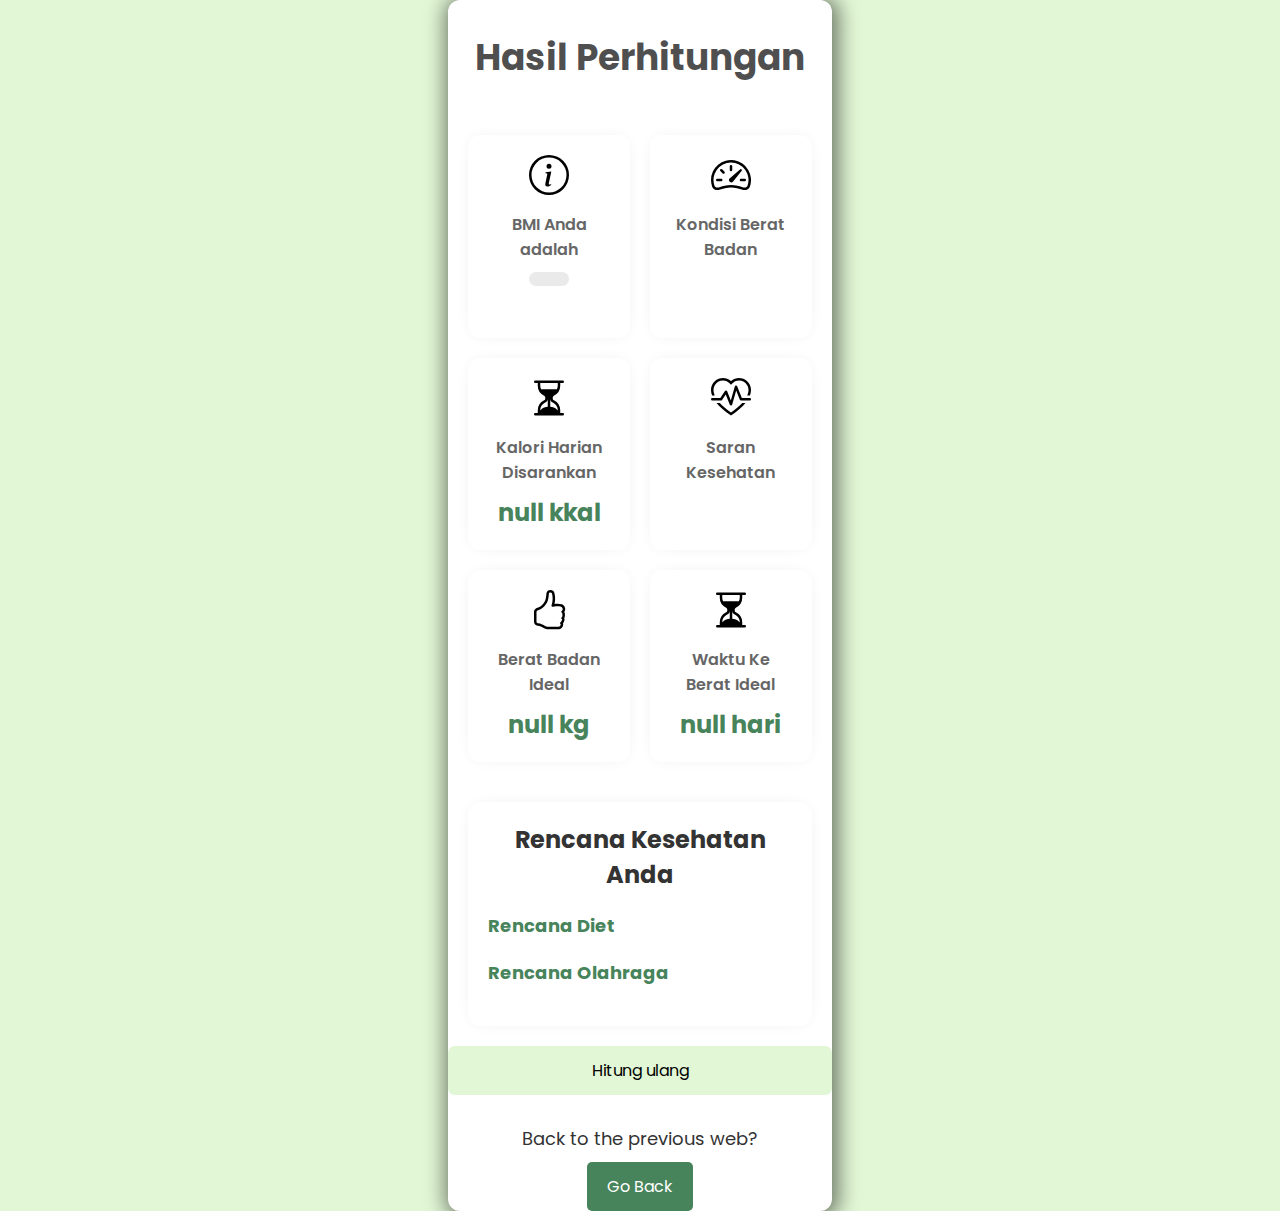
<file: src/result.html>
<!DOCTYPE html>
<html lang="id">
<head>
    <meta charset="UTF-8">
    <meta name="viewport" content="width=device-width, initial-scale=1.0">
    <link rel="stylesheet" href="style.css">
    <title>Kalkulator BMI</title>
</head>
<body>
    <div class="container">
        <div class="box">
            <h1>Hasil Perhitungan</h1>
            <div class="result">
                <div class="result-item">
                    <img src="ikon/info-circle.svg" alt="BMI Icon">
                    <p>BMI Anda adalah</p>
                    <div id="result"><span id="bmiResult">00.00</span></div>
                </div>
                <div class="result-item">
                    <img src="ikon/speedometer2.svg" alt="Weight Condition Icon">
                    <p>Kondisi Berat Badan</p>
                    <div id="bmiClassification"></div>
                </div>
                <div class="result-item">
                    <img src="ikon/hourglass-split.svg" alt="Calories Icon">
                    <p>Kalori Harian Disarankan</p>
                    <div id="caloriesResult"></div>
                </div>
                <div class="result-item">
                    <img src="ikon/heart-pulse.svg" alt="Health Advice Icon">
                    <p>Saran Kesehatan</p>
                    <div id="adviceResult"></div>
                </div>
                <div class="result-item">
                    <img src="ikon/hand-thumbs-up.svg" alt="Ideal Weight Icon">
                    <p>Berat Badan Ideal</p>
                    <div id="idealWeightResult"></div>
                </div>
                <div class="result-item">
                    <img src="ikon/hourglass-split.svg" alt="Time to Ideal Weight Icon">
                    <p>Waktu Ke Berat Ideal</p>
                    <div id="timeToIdealWeight"></div>
                </div>
            </div>

            <div class="health-plan">
                <h2>Rencana Kesehatan Anda</h2>
                <div class="plan-item">
                    <h3>Rencana Diet</h3>
                    <p id="dietPlan"></p>
                </div>
                <div class="plan-item">
                    <h3>Rencana Olahraga</h3>
                    <p id="exercisePlan"></p>
                </div>
            </div>

            <button onclick="window.location.href='bmi.html'" class="calculate">Hitung ulang</button>

            <div class="back">
                <p>Back to the previous web?</p>
                <a href="index.html">
                  <button class="back-button">Go Back</button>
                </a>
              </div>
              
        </div>
    </div>

    <!-- Modal for alerts -->
    <div id="myModal" class="modal">
        <div class="modal-content">
            <span class="close" onclick="closeModal()">&times;</span>
            <p id="modalText"></p>
        </div>
    </div>

    <script src="script.js"></script>
</body>
</html>
</file>
<file: styles/styles.css>
:root {
  /* Colors */
  --color-beige: #fdfaf6;
  --color-light-green: #e1f7d5;
  --color-semi-dark-green: #c5e8b2;
  --color-dark-green: #287d26;
  --color-white: #ffffff;

  /* Font Families */
  --font-philosopher: "Philosopher", sans-serif;
  --font-poppins: "Poppins", sans-serif;
}

* {
  margin: 0;
  padding: 0;
  box-sizing: border-box;
  font-family: var(--font-poppins);
}

body {
  color: #3d3a36;
}

h1,
h2 {
  font-family: var(--font-philosopher);
}

.navbar {
  position: fixed;
  top: 0;
  left: 50%;
  transform: translateX(-50%);
  background-color: #fff;
  display: flex;
  align-items: center;
  justify-content: space-between;
  padding: 10px;
  margin: 2em;
  border-radius: 3em;
  border: 1px solid black;
  width: 100%; /* Ganti dengan 100% atau sesuaikan sesuai kebutuhan */
  max-width: 1200px; /* Menyesuaikan lebar maksimal */
  z-index: 1000; /* Untuk memastikan navbar tetap di atas */
}

.navbar .logo {
  width: 40px;
  margin-left: 20px;
  
}

.nav-links {
  list-style: none;
  display: flex;
  gap: 25px;
  margin: 0 7em;
}

.nav-links a:hover {
  color: #287d26;
  text-decoration: underline;
}

.nav-links li a {
  text-decoration: none;
  color: #222;
  font-weight: 500;
}

.hero {
  background-color: var(--color-beige);
  display: flex;
  justify-content: center;
  gap: 3em;
  padding: 60px;
  align-items: center;
  flex-wrap: wrap;
  padding-top: 120px;
}

.hero-text {
  flex: 1;
  max-width: 50%;
}

.hero-text h1 {
  font-size: 3rem;
  margin-bottom: 20px;
  line-height: 1.4;
}

.hero-text p {
  font-size: 1.1em;
  line-height: 1.8;
  margin-bottom: 25px;
  color: #555;
}

.hero-buttons .btn-green {
  background-color: var(--color-semi-dark-green);
  font-size: 1em;
  padding: 15px 20px;
  border: none;
  border-radius: 30px;
  margin-right: 10px;
  cursor: pointer;
  font-weight: bold;
}

.hero-buttons .btn-outline {
  background-color: transparent;
  border: 2px solid var(--color-dark-green);
  font-size: 1em;
  padding: 13px 20px;
  border-radius: 30px;
  cursor: pointer;
  font-weight: bold;
}

.hero-image img {
  max-width: 400px;
}

.why-diet {
  background-color: var(--color-light-green);
  padding: 60px 40px;
  text-align: center;
}

.why-diet h2 {
  font-size: 1.8em;
  margin-bottom: 40px;
  text-align: center;
}

.cards {
  display: flex;
  justify-content: center;
  gap: 30px;
  flex-wrap: wrap;
}

.card {
  background-color: var(--color-white);
  border-radius: 20px;
  padding: 20px;
  width: 300px;
  box-shadow: 0 0 10px rgba(0, 0, 0, 0.05);
  text-align: center;
}

.card img {
  width: 100px;
  height: 100px;
  margin-bottom: 15px;
}

.card h3 {
  font-size: 1.1em;
  margin-bottom: 5px;
  color: #222;
}

.card p {
  font-size: 0.95em;
  color: #555;
}

.bad-food {
  padding: 60px 40px;
  text-align: center;
}

.bad-food h2 {
  font-size: 1.8em;
  margin-bottom: 40px;
  text-align: center;
}
.bad-food-card {
  display: grid;
  grid-template-columns: repeat(auto-fill, minmax(300px, 1fr));
  gap: 25px;
  padding: 30px;
  max-width: 1200px;
  margin: 0 auto;
}

.b-card {
  background: var(--color-semi-dark-green);
  border-radius: 12px;
  overflow: hidden;
  box-shadow: 0 4px 12px rgba(0, 0, 0, 0.1);
  transition: transform 0.3s ease;
  text-align: center;
  display: flex;
  flex-direction: column;
}

.b-card:hover {
  transform: translateY(-8px);
  box-shadow: 0 6px 16px rgba(0, 0, 0, 0.15);
}

.b-card img {
  width: 100%;
  height: 200px;
  object-fit: contain; /* Ubah dari cover ke contain */
  padding: 15px;
  background: var(--color-white);
}

.b-card p {
  padding: 20px 15px;
  margin: 0;
  font-weight: bold;
  font-size: 1.1rem;
  background: var(--color-light-green);
  border-top: 1px solid #eee;
}

.p-hero {
  background-color: var(--color-white);

  display: flex;
  justify-content: space-between;
  align-items: center;
  gap: 0;
  padding: 60px;
  padding-top: 130px;

  flex-wrap: wrap;
}

.phero-text {
  flex: 1;
  max-width: 60%;
  align-items: center;
}

.phero-text h1 {
  font-size: 3.7rem;
  text-align: center;
  line-height: 1.4;

  margin-bottom: 20px;
  padding-bottom: 10px;
  border-bottom: 1px solid #555;
}

.phero-text p {
  text-align: left;
  padding-left: 7em;
  font-size: 1.2em;
  line-height: 1.8;
  margin-bottom: 25px;
}
.phero-image img {
  max-width: 600px;
}
.s-diet-method {
  background-color: var(--color-beige);
  padding: 60px 20px;
  width: 100%;
  display: flex;
  justify-content: center;
  flex-wrap: wrap;
  gap: 30px;
}

.smethod {
  background: var(--color-light-green);
  border-radius: 15px;
  padding: 25px;
  box-shadow: 0 5px 15px rgba(0, 0, 0, 0.05);
  text-align: center;
  transition: transform 0.3s ease;
  width: 250px;
  max-width: 100%;
}

.smethod:hover {
  transform: translateY(-5px);
}

.smethod-img {
  width: 120px;
  height: 120px;
  object-fit: contain;
  margin: 0 auto 10px;
  display: block;
}

.smethod h3 {
  margin-bottom: 2px;
  font-size: 1.3rem;
}

.smethod p {
  line-height: 1.6;
  font-size: 0.95rem;
  margin: 0;
}

.diet-method {
  background-color: var(--color-white);
  padding: 60px 20px;
  width: 100%;
}

.diet-method__container {
  max-width: 1200px;
  margin: 0 auto;
}

.diet-method__title {
  font-size: 2rem;
  background-color: var(--color-light-green);

  padding: 1em;
  margin-bottom: 40px;
  text-align: center;
  letter-spacing: 1px;
}

.diet-method__content {
  display: flex;
  gap: 40px;
  align-items: center;
}

.diet-method__image {
  max-width: 400px;
}

.diet-method__text {
  width: 50%;
  background-color: var(--color-light-green);
  padding: 2em;
  border-radius: 2em;
}

.diet-method__description {
  font-size: 1.1rem;
  line-height: 2;

  margin-bottom: 25px;
}
.diet-resep__description {
  font-size: 0.9rem;
  line-height: 2;

  margin-bottom: 25px;
}

.diet-method__list {
  padding-left: 10px;
}

.diet-method__item {
  font-size: 1.1rem;
  line-height: 1.6;
  margin-bottom: 15px;
  position: relative;
  list-style-type: none;
}

.diet-method__item:before {
  content: "•";
  color: var(--color-dark-green);
  font-weight: bold;
  display: inline-block;
  width: 1em;
  margin-left: -1em;
  font-size: 1.2rem;
}

/* Swiper container */
.dietSwiper {
  width: 100%;
  padding-bottom: 50px;
}

/* Swiper slide */
.swiper-slide {
  padding: 20px;
}

/* Navigation buttons */
.swiper-button-next,
.swiper-button-prev {
  color: var(--color-dark-green);
  background-color: rgba(255, 255, 255, 0.8);
  width: 40px;
  height: 40px;
  border-radius: 50%;
  box-shadow: 0 2px 5px rgba(0, 0, 0, 0.1);
}

.swiper-button-next:after,
.swiper-button-prev:after {
  font-size: 1.2rem;
}

/* Pagination */
.swiper-pagination-bullet {
  background: var(--color-light-green);
  opacity: 0.5;
  width: 12px;
  height: 12px;
}

.swiper-pagination-bullet-active {
  background: var(--color-dark-green);
  opacity: 1;
}

.menu-hero {
  background-color: var(--color-light-green);
  padding: 50px;
  padding-top: 140px;
  text-align: center;
}

.menu-hero h1 {
  font-size: 3em;
  font-weight: 300;
}

.content {
  display: flex;
  justify-content: left;
  align-items: center;
}
.menu-hero p {
  font-size: 1.2em;
  padding-top: 30px;
}

.content p {
  padding: 0;
  width: 60%;
  font-size: 1.3em;
  line-height: 2;
}

hr {
  border: 0.5px solid #555;
}
.content img {
  width: 400px;
  height: auto;
}

footer {
  background-color: #e6f7e1;
  padding: 40px 20px;
}

.footer-container {
  display: flex;
  justify-content: space-around;
  align-items: center;
}

.footer-left {
  flex: 1;
  max-width: 20%;
  text-align: center;
}
.footer-left img{
  width: 90px;
}

.footer-logo {
  width: 50px;
  margin-bottom: 20px;
}

.footer-description {
  font-size: 14px;
  color: #4b4b4b;
}

.footer-right {
  flex: 1;
  display: flex;
  justify-content: space-between;
  max-width: 50%;
}

.footer-contact,
.footer-navigation {
  flex: 1;
}

.footer-contact h3,
.footer-navigation h3 {
  font-weight: bold;
  margin-bottom: 10px;
}

.footer-contact p,
.footer-navigation ul {
  font-size: 14px;
  color: #4b4b4b;
  line-height: 1.6;
}

.footer-navigation ul {
  list-style-type: none;
  padding: 0;
}

.footer-navigation li {
  margin-bottom: 5px;
}

.footer-navigation a {
  text-decoration: none;
  color: #4b4b4b;
}

.footer-navigation a:hover {
  color: #008000;
}

.footer-bottom {
  text-align: center;
  border-top: 0.5px solid gray;
  margin-top: 20px;
  font-size: 12px;
  padding-top: 30px;
  color: #4b4b4b;
}
</file>
<file: src/style.css>
@import url("https://fonts.googleapis.com/css2?family=Poppins:wght@400;500;600;700&display=swap");

* {
  margin: 0;
  padding: 0;
  box-sizing: border-box;
  font-family: "Poppins", sans-serif;
}

/* Collapse */
.collapse-container {
  max-width: 100%;
  margin-top: 20px;
  padding: 10px;
}

.collapse-header {
  display: flex;
  align-items: center;
  text-align: start;
}

.collapse-header p {
  margin-right: 10px;
}

.collapse-header button {
  cursor: pointer;
  font-size: 16px;
  border-radius: 10%;
  padding: 4px;
  outline: none;
  border: none;
}

.collapse-content {
  display: none;
  padding: 10px;
  border: 1px solid #ddd;
  margin-top: 10px;
}

.collapse-content p {
  text-align: start;
  font-size: 14px;
}

.collapse-content.show {
  display: block;
}

/* Body */
body {
  display: flex;
  align-items: center;
  justify-content: center;
  min-height: 100vh;
  background: #e1f7d5;
}

/* Box */
.box {
  width: 70%;
  margin: auto;
  background: #ffffff;
  border-radius: 12px;
  text-align: center;
  box-shadow: 2px 2px 20px 5px rgba(0, 0, 0, 0.5);
}

/* Heading */
h1 {
  color: rgba(0, 0, 0, 0.7);
  font-weight: bold;
  font-size: 36px;
  padding: 30px 0;
}

h3 {
  color: rgba(0, 0, 0, 0.7);
  font-weight: bold;
  font-size: 18px;
  margin-top: 20px;
  align-items: center;
  text-align: start;
}

/* Content */
.content {
  padding:  30px;
}

.description {
  font-size: 18px;
  color: rgba(0, 0, 0, 0.7);
  margin: 0px 40px 20px 40px;
}

/* Input */
.input,
.inputW,
.inputH {
  background: #fff;
  box-shadow: 0px 0px 95px -30px rgba(0, 0, 0, 0.15);
  border-radius: 12px;
  padding: 20px ;
  margin-bottom: 20px;
}

.inputH{
  padding-right: 20px;
}

.inputW{
  padding-left: 20px;
}

.input label,
.inputW label,
.inputH label {
  display: block;
  font-size: 18px;
  font-weight: 600;
  color: #000;
  margin-bottom: 20px;
}

.input input,
.inputW input,
.inputH input {
  outline: none;
  border: none;
  border-bottom: 1px solid rgb(71, 132, 91);
  width: 50%;
  text-align: center;
  font-size: 28px;
}

/* Button */
button.calculate {
  cursor: pointer;
  color: #000000;
  background: #e1f7d5;
  font-size: 16px;
  border-radius: 7px;
  padding: 12px 0;
  width: 100%;
  outline: none;
  border: none;
  transition: all 0.5s;
}

button.calculate:hover {
  background: #abbdf1;
}

/* Result */
.result {
  padding: 10px 20px;
}

.result p {
  font-weight: 600;
  font-size: 22px;
  color: #000;
  margin-bottom: 15px;
}

.result #result {
  font-size: 36px;
  font-weight: 900;
  color: rgb(71, 132, 91);
  background-color: #eaeaea;
  display: inline-block;
  padding: 7px 20px;
  border-radius: 55px;
  margin-bottom: 25px;
}

#comment {
  color: rgb(71, 132, 91);
  font-weight: 800;
}

.comment {
  display: none;
  border: dashed 1px;
  border-radius: 7px;
  padding: 5px;
}

/* Calories */
.calories {
  font-size: 16px;
  color: #000;
}

/* Gender */
.gender {
  display: flex;
  justify-content: space-around;
  align-items: center;
  align-content: center;
  background: #fff;
  box-shadow: 0px 0px 95px -30px rgba(0, 0, 0, 0.15);
  border-radius: 12px;
  padding: 20px 0;
  margin-bottom: 20px;
}

/* Gender Button */
.gender .container {
  display: block;
  position: relative;
  padding-left: 35px;
  margin-top: 7px;
  cursor: pointer;
  font-size: 22px;
  -webkit-user-select: none;
  -moz-user-select: none;
  -ms-user-select: none;
  user-select: none;
}

.gender .container input {
  position: absolute;
  opacity: 0;
  cursor: pointer;
}

.gender .checkmark {
  position: absolute;
  top: 0;
  left: 0;
  height: 25px;
  width: 25px;
  background-color: #eee;
  border-radius: 50%;
}

.gender .container:hover input ~ .checkmark {
  background-color: #ccc;
}

.gender .container input:checked ~ .checkmark {
  background-color: rgb(71, 132, 91);
}

.gender .checkmark:after {
  content: "";
  position: absolute;
  display: none;
}

.gender .container input:checked ~ .checkmark:after {
  display: block;
}

.gender .container .checkmark:after {
  top: 9px;
  left: 9px;
  width: 8px;
  height: 8px;
  border-radius: 50%;
  background: white;
}

/* Conteiner Height Weight */
.containerHW {
  display: flex;
  justify-content: space-around;
  align-items: center;
}

/* Modal */
.modal {
  display: none;
  position: fixed;
  z-index: 1;
  padding-top: 100px;
  left: 0;
  top: 0;
  width: 100%;
  height: 100%;
  overflow: auto;
  background-color: rgb(0, 0, 0);
  background-color: rgba(0, 0, 0, 0.4);
  padding-top: 300px;
}

.modal-content {
  background-color: #fefefe;
  margin: auto;
  padding: 20px;
  border: 1px solid #888;
  width: 600px;
  border-radius: 10px;
  box-shadow: #393c76 -1px 2px 2px 1px;
}

#modalText {
  padding-top: 8px;
  padding-right: 5px;
  font-size: 18px;
  font-family: "Poppins", sans-serif;
  color: rgb(24, 23, 23);
}

.modal-wrong {
  border: 2px solid red;
}

.modal-correct {
  border: 2px solid rgb(71, 132, 91);
}

/* Close Button */
.close {
  color: #aaaaaa;
  float: right;
  font-size: 28px;
  font-weight: bold;
  cursor: pointer;
  transition: all 0.3s;
}

.close:hover {
  color: #d41111;
}

/* Responsive */
@media (max-width: 700px) {
  .box {
    width: 380px;
  }

  .input label {
    font-size: 18px;
  }

  .inputH label,
  .inputW label {
    font-size: 14px;
  }

  .input input,
  .inputH input,
  .inputW input {
    font-size: 24px;
  }

  .modal-content {
    width: 380px;
  }
}

/* Page */
.result {
  display: grid;
  grid-template-columns: repeat(2, 1fr);
  gap: 20px;
  padding: 20px;
}

.result-item {
  background: #fff;
  box-shadow: 0px 0px 15px -5px rgba(0, 0, 0, 0.1);
  border-radius: 12px;
  padding: 20px;
  text-align: center;
}

.result-item img {
  width: 40px;
  height: 40px;
  margin-bottom: 10px;
}

.result-item p {
  font-size: 16px;
  color: #666;
  margin-bottom: 10px;
}

.result-item div {
  font-size: 24px;
  font-weight: bold;
  color: rgb(71, 132, 91);
}

.health-plan {
  background: #fff;
  box-shadow: 0px 0px 15px -5px rgba(0, 0, 0, 0.1);
  border-radius: 12px;
  padding: 20px;
  margin: 20px;
}

.health-plan h2 {
  font-size: 24px;
  color: #333;
  margin-bottom: 20px;
}

.plan-item {
  margin-bottom: 20px;
}

.plan-item h3 {
  font-size: 18px;
  color: rgb(71, 132, 91);
  margin-bottom: 10px;
}

.plan-item p {
  font-size: 16px;
  color: #666;
}

button.calculate {
  margin: 0px;
}

/* Styling for the "Back to the previous web?" section */
.back {
  text-align: center;
  margin-top: 30px;
}

.back p {
  font-size: 18px;
  color: #333;
  margin-bottom: 10px;
}

/* Styling for the button */
.back-button {
  padding: 12px 20px;
  font-size: 16px;
  background-color: rgb(71, 132, 91);
  color: white;
  border: none;
  border-radius: 5px;
  cursor: pointer;
  transition: background-color 0.3s;
}

.back-button:hover {
  background-color: rgb(71, 132, 91);
}

/* Responsive design */
@media (max-width: 768px) {
  .result {
    grid-template-columns: 1fr;
  }
}
</file>
